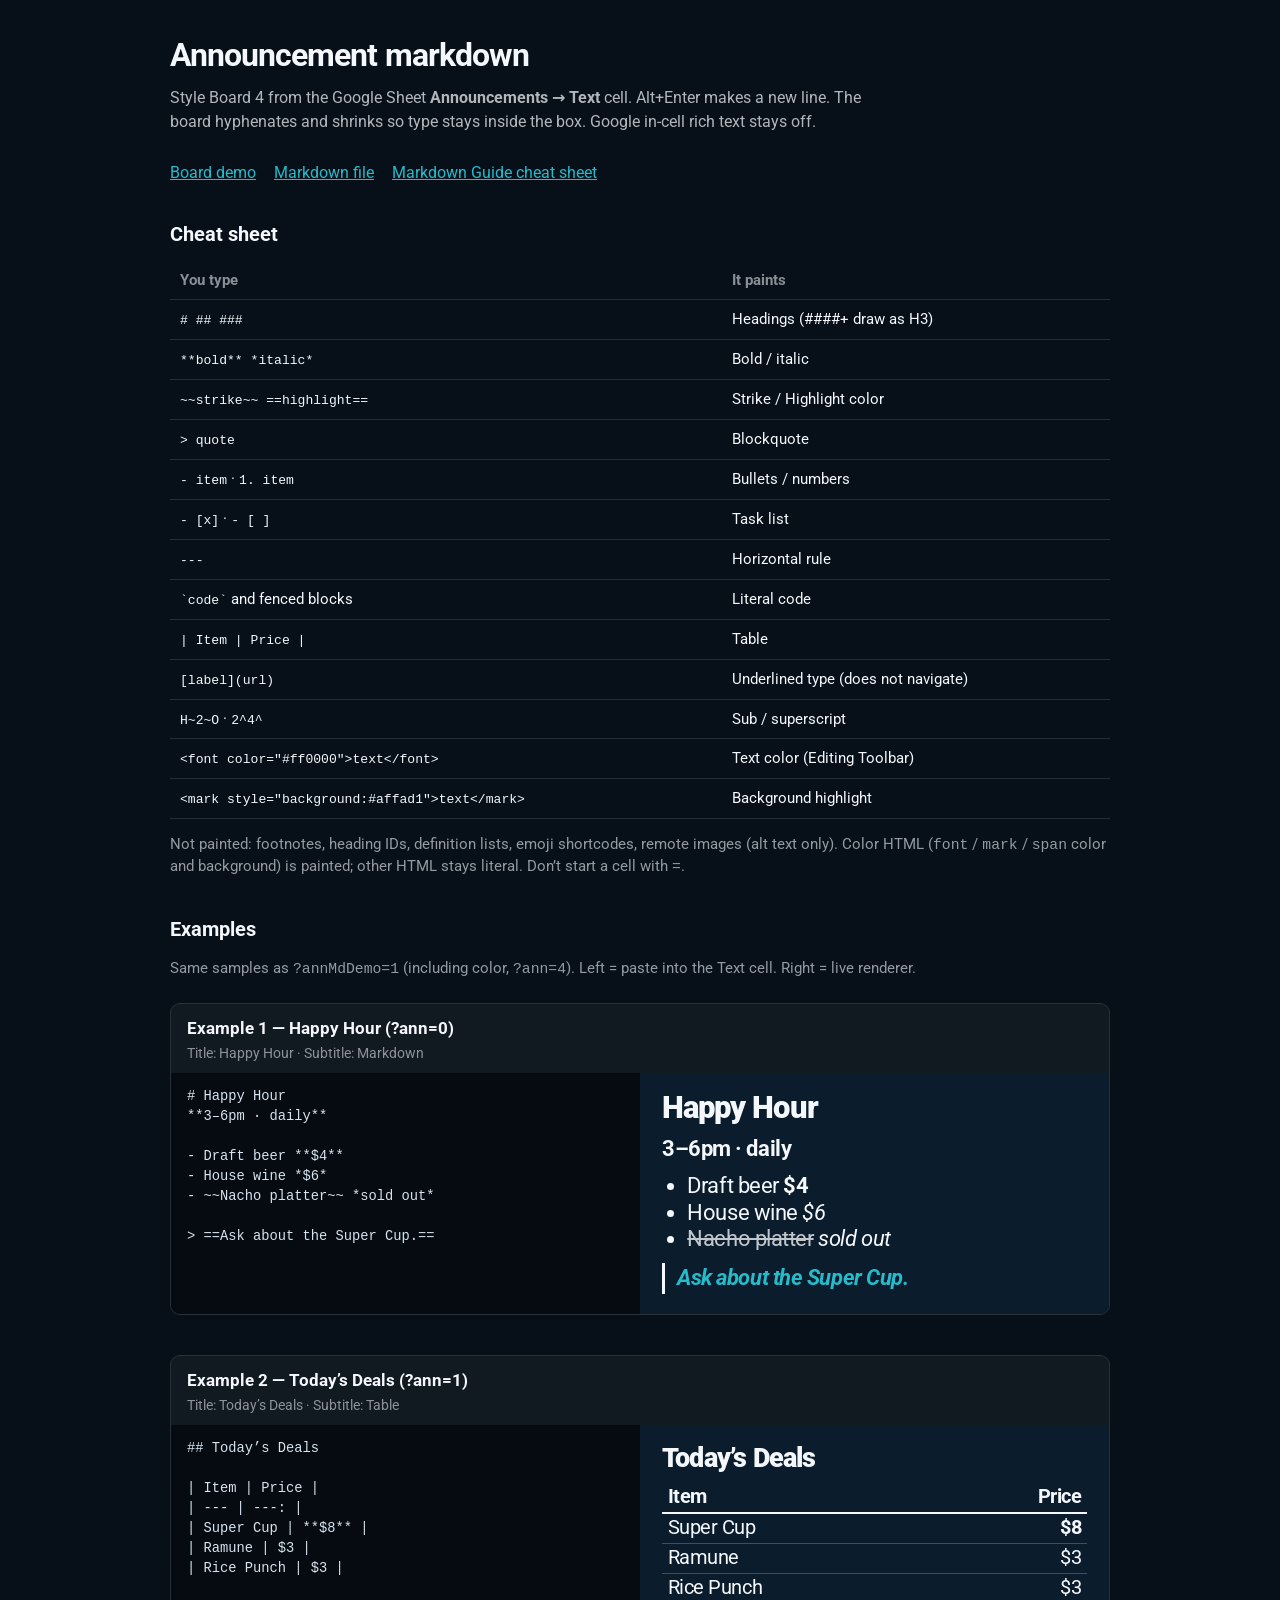
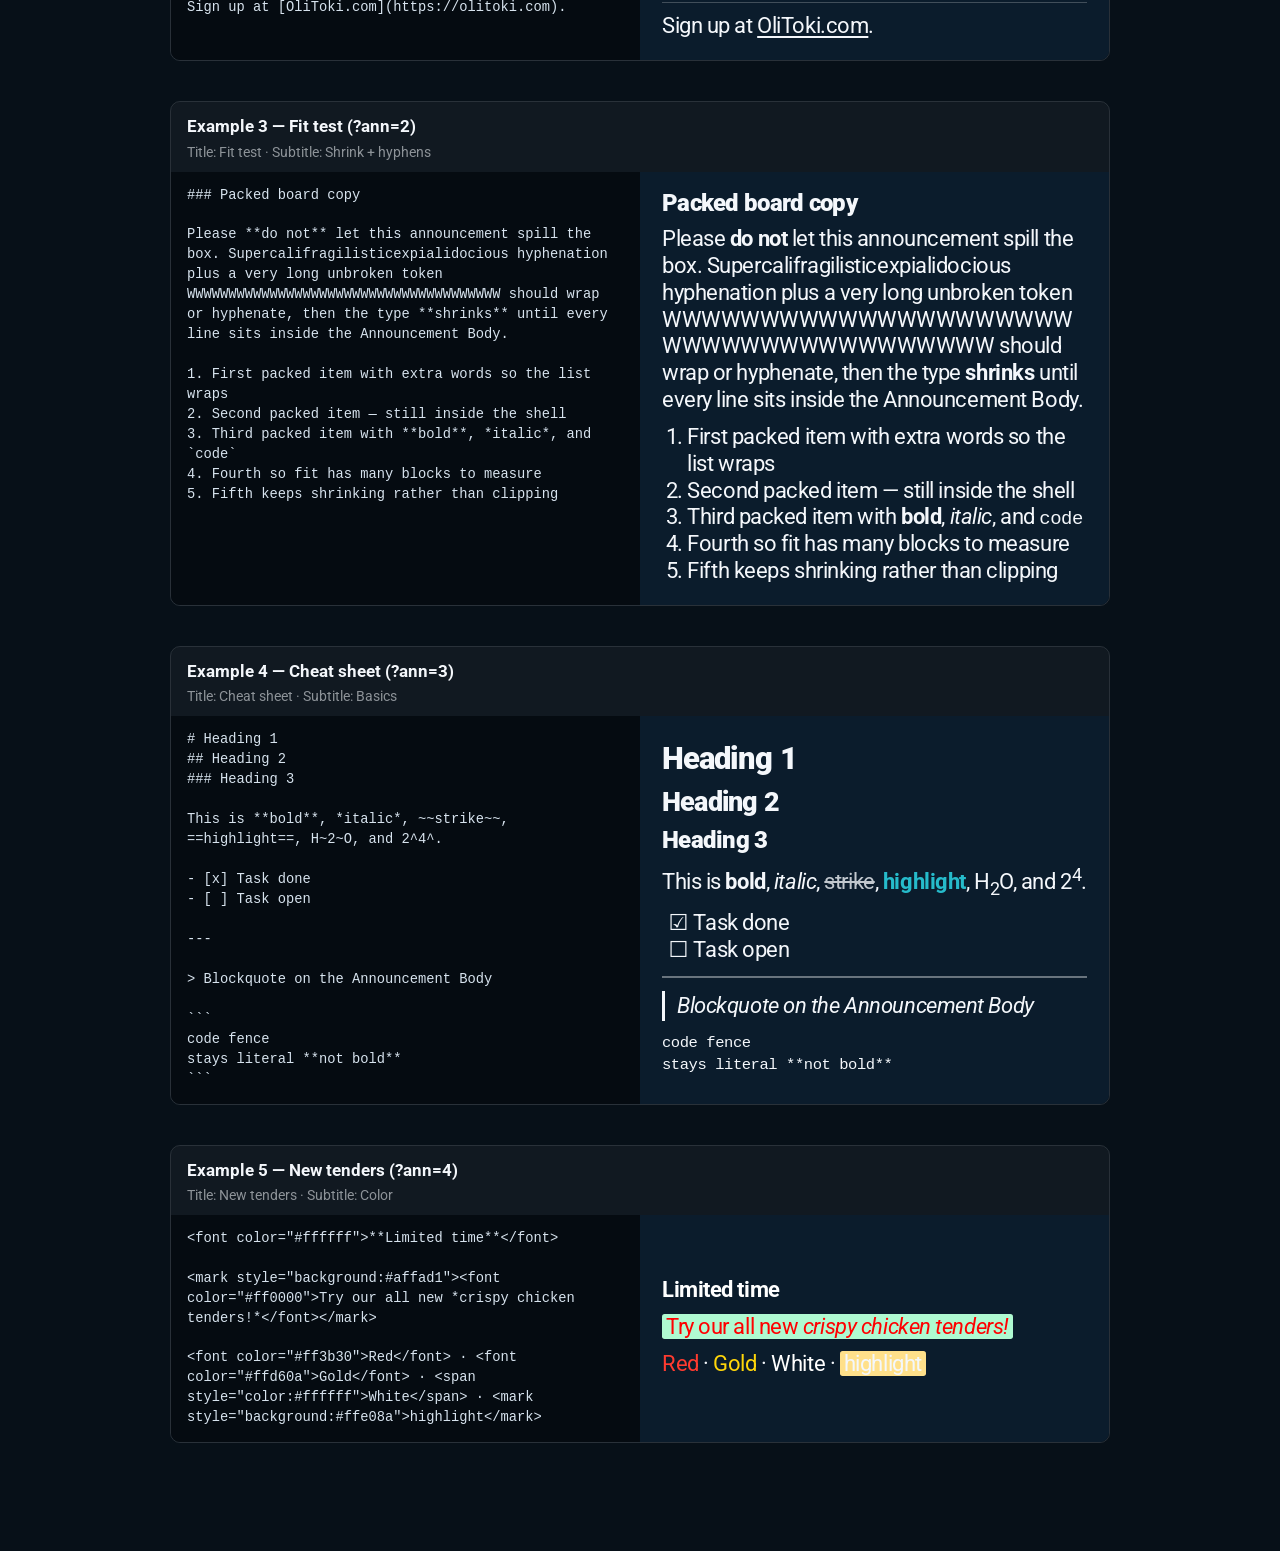
<file: announcement-markdown.html>
<!DOCTYPE html>
<html lang="en">
<head>
  <meta charset="UTF-8" />
  <meta name="viewport" content="width=device-width, initial-scale=1.0" />
  <title>Toki Menu — Announcement markdown</title>
  <link rel="preconnect" href="https://fonts.googleapis.com" />
  <link rel="preconnect" href="https://fonts.gstatic.com" crossorigin />
  <link href="https://fonts.googleapis.com/css2?family=Roboto:wght@400;700;900&amp;family=Roboto+Condensed:wght@300;700&amp;display=swap" rel="stylesheet" />
  <link rel="stylesheet" href="css/system-font.css?v=20260820md2" />
  <style>
    :root {
      --main-color: #0b1c2c;
      --secondary-color: #f4f7fb;
      --highlight: #26bbcb;
      --announcement-body-text: #f4f7fb;
    }
    * { box-sizing: border-box; }
    html, body {
      margin: 0;
      background: #071018;
      color: #f4f7fb;
      font-family: var(--toki-font);
      line-height: 1.45;
    }
    main {
      max-width: 980px;
      margin: 0 auto;
      padding: 32px 20px 80px;
    }
    h1 { font-size: 2rem; letter-spacing: -0.03em; margin: 0 0 8px; }
    .lede { color: rgba(244, 247, 251, 0.72); margin: 0 0 28px; max-width: 46rem; }
    h2 { font-size: 1.25rem; margin: 36px 0 12px; }
    a { color: var(--highlight); }
    table.syntax {
      width: 100%;
      border-collapse: collapse;
      font-size: 0.95rem;
    }
    table.syntax th,
    table.syntax td {
      text-align: left;
      vertical-align: top;
      padding: 8px 10px;
      border-bottom: 1px solid rgba(244, 247, 251, 0.12);
    }
    table.syntax th { color: rgba(244, 247, 251, 0.55); font-weight: 700; }
    table.syntax code,
    pre.source {
      font-family: ui-monospace, "SF Mono", Menlo, Consolas, monospace;
      font-size: 0.86em;
    }
    .links { display: flex; flex-wrap: wrap; gap: 12px 18px; margin: 16px 0 8px; }
    .example {
      margin: 22px 0 40px;
      border: 1px solid rgba(244, 247, 251, 0.14);
      border-radius: 10px;
      overflow: hidden;
    }
    .example-head {
      padding: 12px 16px 8px;
      background: rgba(244, 247, 251, 0.04);
    }
    .example-head h3 { margin: 0 0 4px; font-size: 1.05rem; }
    .example-head p { margin: 0; color: rgba(244, 247, 251, 0.55); font-size: 0.9rem; }
    .example-grid {
      display: grid;
      grid-template-columns: 1fr 1fr;
      gap: 0;
    }
    @media (max-width: 800px) {
      .example-grid { grid-template-columns: 1fr; }
    }
    pre.source {
      margin: 0;
      padding: 14px 16px;
      background: #050b11;
      color: #d7e3ee;
      white-space: pre-wrap;
      overflow-wrap: anywhere;
    }
    .preview {
      --box-scale: 1;
      padding: 18px 22px 20px;
      background: var(--main-color);
      color: var(--announcement-body-text);
      font-size: 22px;
      line-height: 1.22;
      letter-spacing: -0.02em;
      display: flex;
      flex-direction: column;
      justify-content: center;
      gap: 10px;
      hyphens: auto;
      -webkit-hyphens: auto;
      overflow-wrap: anywhere;
      word-break: break-word;
      min-height: 220px;
    }
    .preview > * { max-width: 100%; min-width: 0; margin: 0; }
    .preview .announcement-md-h1 { font-size: 1.42em; font-weight: 900; letter-spacing: -0.03em; line-height: 1.12; }
    .preview .announcement-md-h2 { font-size: 1.22em; font-weight: 900; letter-spacing: -0.03em; line-height: 1.12; }
    .preview .announcement-md-h3 { font-size: 1.08em; font-weight: 900; letter-spacing: -0.03em; line-height: 1.12; }
    .preview .announcement-md-blockquote {
      padding: 0.08em 0 0.08em 0.55em;
      border-left: 0.16em solid currentColor;
      font-style: italic;
    }
    .preview .announcement-md-ul,
    .preview .announcement-md-ol { padding: 0 0 0 1.15em; }
    .preview .announcement-md-task { list-style: none; margin-left: -0.85em; }
    .preview .announcement-md-check { display: inline-block; width: 0.85em; margin-right: 0.28em; }
    .preview .announcement-md-check::before { content: "☐"; }
    .preview .announcement-md-check.is-checked::before { content: "☑"; }
    .preview .announcement-md-hr {
      width: 100%; border: 0; border-top: 2px solid currentColor; opacity: 0.4; margin: 0.12em 0;
    }
    .preview .announcement-md-code { font-family: ui-monospace, Menlo, Consolas, monospace; font-size: 0.86em; }
    .preview .announcement-md-pre { white-space: pre-wrap; font-size: 0.82em; }
    .preview .announcement-md-table { width: 100%; table-layout: fixed; border-collapse: collapse; font-size: 0.9em; }
    .preview .announcement-md-th,
    .preview .announcement-md-td { padding: 0.12em 0.28em; vertical-align: top; }
    .preview .announcement-md-th { font-weight: 700; border-bottom: 2px solid currentColor; }
    .preview .announcement-md-td { border-bottom: 1px solid rgba(255, 255, 255, 0.22); }
    .preview .announcement-md-link { color: inherit; text-decoration: underline; text-underline-offset: 0.12em; }
    .preview .announcement-md-mark { color: var(--highlight); font-weight: 700; background: transparent; }
    .preview .announcement-md-hilite {
      padding: 0 0.18em;
      border-radius: 0.12em;
      box-decoration-break: clone;
      -webkit-box-decoration-break: clone;
    }
    .preview .announcement-md-strike { text-decoration: line-through; opacity: 0.78; }
    .preview .is-bold { font-weight: 700; }
    .preview .is-italic { font-style: italic; }
    .note { color: rgba(244, 247, 251, 0.6); font-size: 0.92rem; }
    html.shot-examples .lede,
    html.shot-examples .links,
    html.shot-examples table.syntax,
    html.shot-examples h1,
    html.shot-examples h2:first-of-type,
    html.shot-examples .note:first-of-type {
      display: none;
    }
    html.shot-examples main { padding-top: 16px; }
    html.shot-one .example { display: none; }
    html.shot-one .example.is-shot { display: block; }
  </style>
</head>
<body>
  <main>
    <h1>Announcement markdown</h1>
    <p class="lede">
      Style Board 4 from the Google Sheet <strong>Announcements → Text</strong> cell.
      Alt+Enter makes a new line. The board hyphenates and shrinks so type stays inside the box.
      Google in-cell rich text stays off.
    </p>
    <p class="links">
      <a href="index4.html?annMdDemo=1&amp;pause=1&amp;ann=0">Board demo</a>
      <a href="docs/ANNOUNCEMENT_MARKDOWN.md">Markdown file</a>
      <a href="https://www.markdownguide.org/cheat-sheet/">Markdown Guide cheat sheet</a>
    </p>

    <h2>Cheat sheet</h2>
    <table class="syntax">
      <thead>
        <tr><th>You type</th><th>It paints</th></tr>
      </thead>
      <tbody>
        <tr><td><code># ## ###</code></td><td>Headings (####+ draw as H3)</td></tr>
        <tr><td><code>**bold** *italic*</code></td><td>Bold / italic</td></tr>
        <tr><td><code>~~strike~~ ==highlight==</code></td><td>Strike / Highlight color</td></tr>
        <tr><td><code>&gt; quote</code></td><td>Blockquote</td></tr>
        <tr><td><code>- item</code> · <code>1. item</code></td><td>Bullets / numbers</td></tr>
        <tr><td><code>- [x]</code> · <code>- [ ]</code></td><td>Task list</td></tr>
        <tr><td><code>---</code></td><td>Horizontal rule</td></tr>
        <tr><td><code>`code`</code> and fenced blocks</td><td>Literal code</td></tr>
        <tr><td><code>| Item | Price |</code></td><td>Table</td></tr>
        <tr><td><code>[label](url)</code></td><td>Underlined type (does not navigate)</td></tr>
        <tr><td><code>H~2~O</code> · <code>2^4^</code></td><td>Sub / superscript</td></tr>
        <tr><td><code>&lt;font color="#ff0000"&gt;text&lt;/font&gt;</code></td><td>Text color (Editing Toolbar)</td></tr>
        <tr><td><code>&lt;mark style="background:#affad1"&gt;text&lt;/mark&gt;</code></td><td>Background highlight</td></tr>
      </tbody>
    </table>
    <p class="note">Not painted: footnotes, heading IDs, definition lists, emoji shortcodes, remote images (alt text only). Color HTML (<code>font</code> / <code>mark</code> / <code>span</code> color and background) is painted; other HTML stays literal. Don’t start a cell with <code>=</code>.</p>

    <h2>Examples</h2>
    <p class="note">Same samples as <code>?annMdDemo=1</code> (including color, <code>?ann=4</code>). Left = paste into the Text cell. Right = live renderer.</p>
    <div id="examples"></div>
  </main>
  <script src="js/announcement-md.js?v=20260821md3"></script>
  <script>
    (function () {
      var params = new URLSearchParams(location.search || "");
      var shot = params.get("shot") || "";
      if (shot === "examples" || /^ex\d+$/.test(shot)) {
        document.documentElement.classList.add("shot-examples");
      }
      if (/^ex\d+$/.test(shot)) {
        document.documentElement.classList.add("shot-one");
      }
      var host = document.getElementById("examples");
      var api = window.TOKI_ANNOUNCEMENT_MD;
      if (!api || !host) {
        host.textContent = "Could not load js/announcement-md.js";
        return;
      }
      var demos = api.demoMessages() || [];
      demos.forEach(function (d, i) {
        var ex = document.createElement("section");
        ex.className = "example";
        ex.id = "ex-" + i;
        var head = document.createElement("div");
        head.className = "example-head";
        var h = document.createElement("h3");
        h.textContent = "Example " + (i + 1) + " — " + (d.title || "Slide") + "  (?ann=" + i + ")";
        var p = document.createElement("p");
        p.textContent = "Title: " + (d.title || "") + " · Subtitle: " + (d.subtitle || "");
        head.appendChild(h);
        head.appendChild(p);
        var grid = document.createElement("div");
        grid.className = "example-grid";
        var pre = document.createElement("pre");
        pre.className = "source";
        pre.textContent = d.text || "";
        var preview = document.createElement("div");
        preview.className = "preview";
        preview.setAttribute("lang", "en");
        api.render(d.text || "", preview);
        grid.appendChild(pre);
        grid.appendChild(preview);
        if (shot === "ex" + i) ex.classList.add("is-shot");
        ex.appendChild(head);
        ex.appendChild(grid);
        host.appendChild(ex);
      });
    })();
  </script>
</body>
</html>
</file>
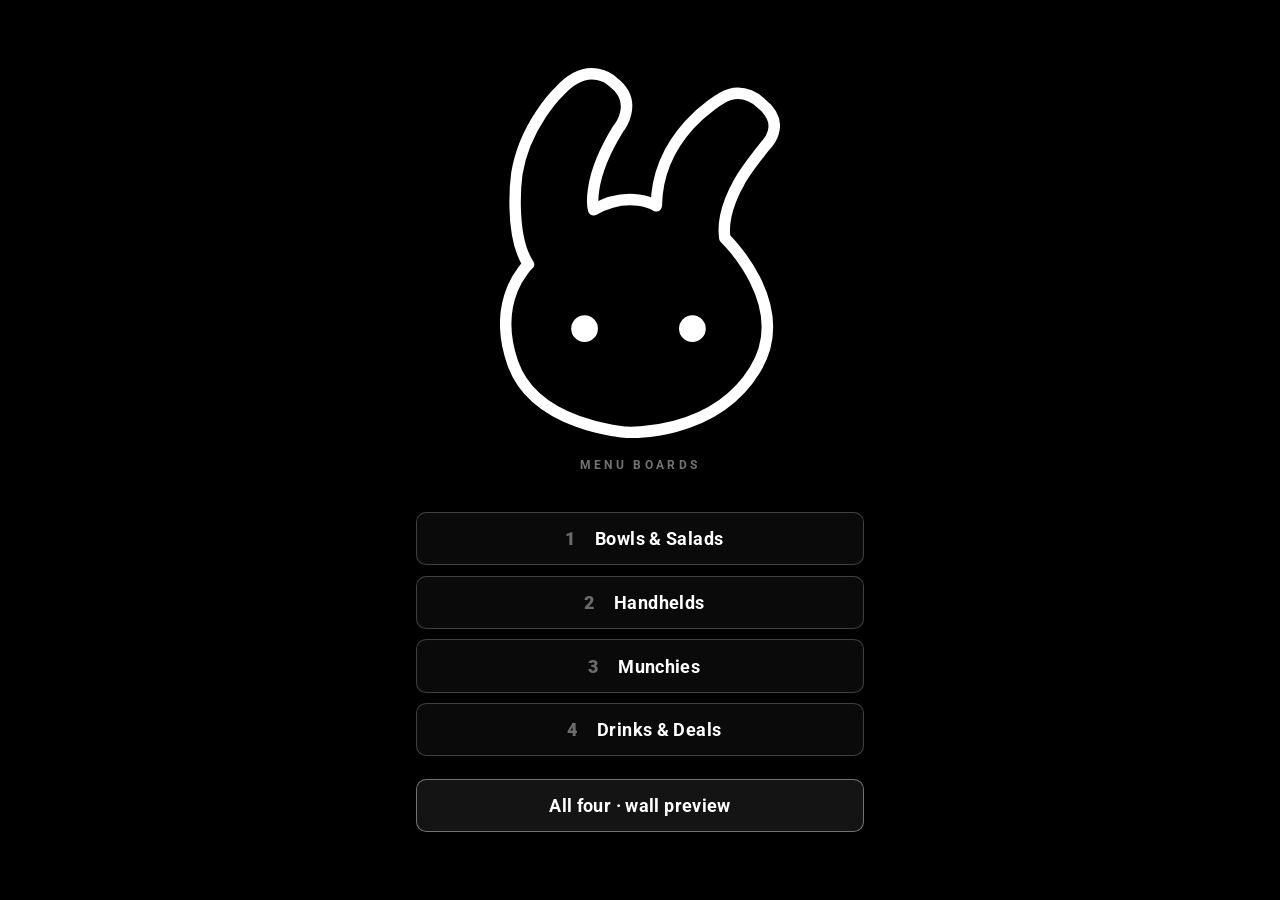
<file: glossary.html>
<!DOCTYPE html>
<html lang="en">
<head>
  <meta charset="UTF-8" />
  <meta name="viewport" content="width=device-width, initial-scale=1.0" />
  <title>Toki Menu — Boards</title>
  <link rel="preconnect" href="https://fonts.googleapis.com" />
  <link rel="preconnect" href="https://fonts.gstatic.com" crossorigin />
  <link href="https://fonts.googleapis.com/css2?family=Roboto:wght@400;700;900&display=swap" rel="stylesheet" />
  <style>
    *,
    *::before,
    *::after {
      box-sizing: border-box;
      margin: 0;
      padding: 0;
    }

    html,
    body {
      min-height: 100%;
      background: #000;
      color: #fff;
      font-family: "Roboto", system-ui, sans-serif;
      font-weight: 700;
    }

    body {
      display: flex;
      align-items: center;
      justify-content: center;
      min-height: 100vh;
      padding: 2.5rem 1.25rem;
    }

    main {
      display: flex;
      flex-direction: column;
      align-items: center;
      gap: 2.5rem;
      width: 100%;
      max-width: 28rem;
      text-align: center;
    }

    .logo {
      display: block;
      width: min(280px, 70vw);
      height: auto;
      /* Logo asset is dark-on-transparent; invert for white on black */
      filter: brightness(0) invert(1);
      user-select: none;
    }

    h1 {
      font-size: 0.75rem;
      font-weight: 700;
      letter-spacing: 0.28em;
      text-transform: uppercase;
      color: rgba(255, 255, 255, 0.45);
      margin-top: -1.25rem;
    }

    nav {
      width: 100%;
    }

    ul {
      list-style: none;
      display: flex;
      flex-direction: column;
      gap: 0.65rem;
    }

    a {
      display: block;
      padding: 0.95rem 1.25rem;
      color: #fff;
      text-decoration: none;
      font-size: 1.15rem;
      font-weight: 700;
      letter-spacing: 0.02em;
      border: 1px solid rgba(255, 255, 255, 0.22);
      border-radius: 10px;
      background: rgba(255, 255, 255, 0.04);
      transition:
        background 0.2s ease,
        border-color 0.2s ease,
        transform 0.2s ease;
    }

    a:hover,
    a:focus-visible {
      background: rgba(255, 255, 255, 0.12);
      border-color: rgba(255, 255, 255, 0.55);
      outline: none;
      transform: translateY(-1px);
    }

    a:active {
      transform: translateY(0);
      background: rgba(255, 255, 255, 0.08);
    }

    a .num {
      display: inline-block;
      min-width: 1.5em;
      margin-right: 0.35em;
      color: rgba(255, 255, 255, 0.4);
      font-weight: 900;
    }

    a.all {
      margin-top: 0.75rem;
      border-color: rgba(255, 255, 255, 0.4);
      background: rgba(255, 255, 255, 0.08);
    }

    a.all:hover,
    a.all:focus-visible {
      background: rgba(255, 255, 255, 0.16);
      border-color: #fff;
    }
  </style>
</head>
<body>
  <main>
    <img class="logo" src="assets/logo.svg" alt="Oli Toki" width="280" height="80" draggable="false" />
    <h1>Menu Boards</h1>
    <nav aria-label="Boards">
      <ul>
        <li>
          <a href="index.html"><span class="num">1</span> Bowls &amp; Salads</a>
        </li>
        <li>
          <a href="index2.html"><span class="num">2</span> Handhelds</a>
        </li>
        <li>
          <a href="index3.html"><span class="num">3</span> Munchies</a>
        </li>
        <li>
          <a href="index4.html"><span class="num">4</span> Drinks &amp; Deals</a>
        </li>
        <li>
          <a class="all" href="preview-all.html">All four · wall preview</a>
        </li>
      </ul>
    </nav>
  </main>
</body>
</html>
</file>
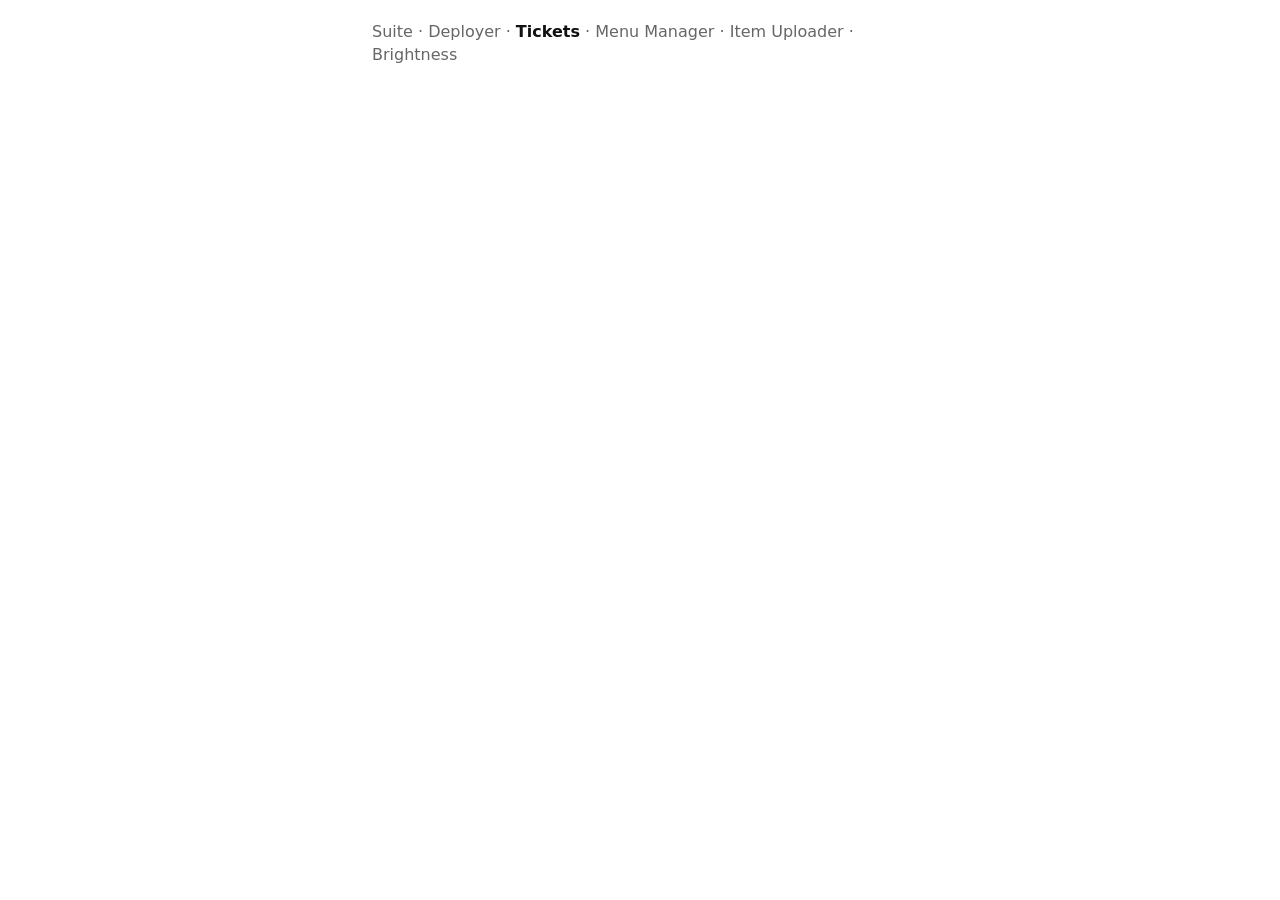
<file: new-bug.html>
<!DOCTYPE html>
<html lang="en">
<head>
  <meta charset="UTF-8" />
  <meta http-equiv="refresh" content="0; url=tickets.html" />
  <link rel="canonical" href="tickets.html" />
  <title>Tickets</title>
  <script>location.replace("tickets.html" + location.search + location.hash);</script>
</head>
<body>
  <p>This GitHub ticketer is gone. Tickets: <a href="tickets.html">tickets.html</a></p>
</body>
</html>
</file>
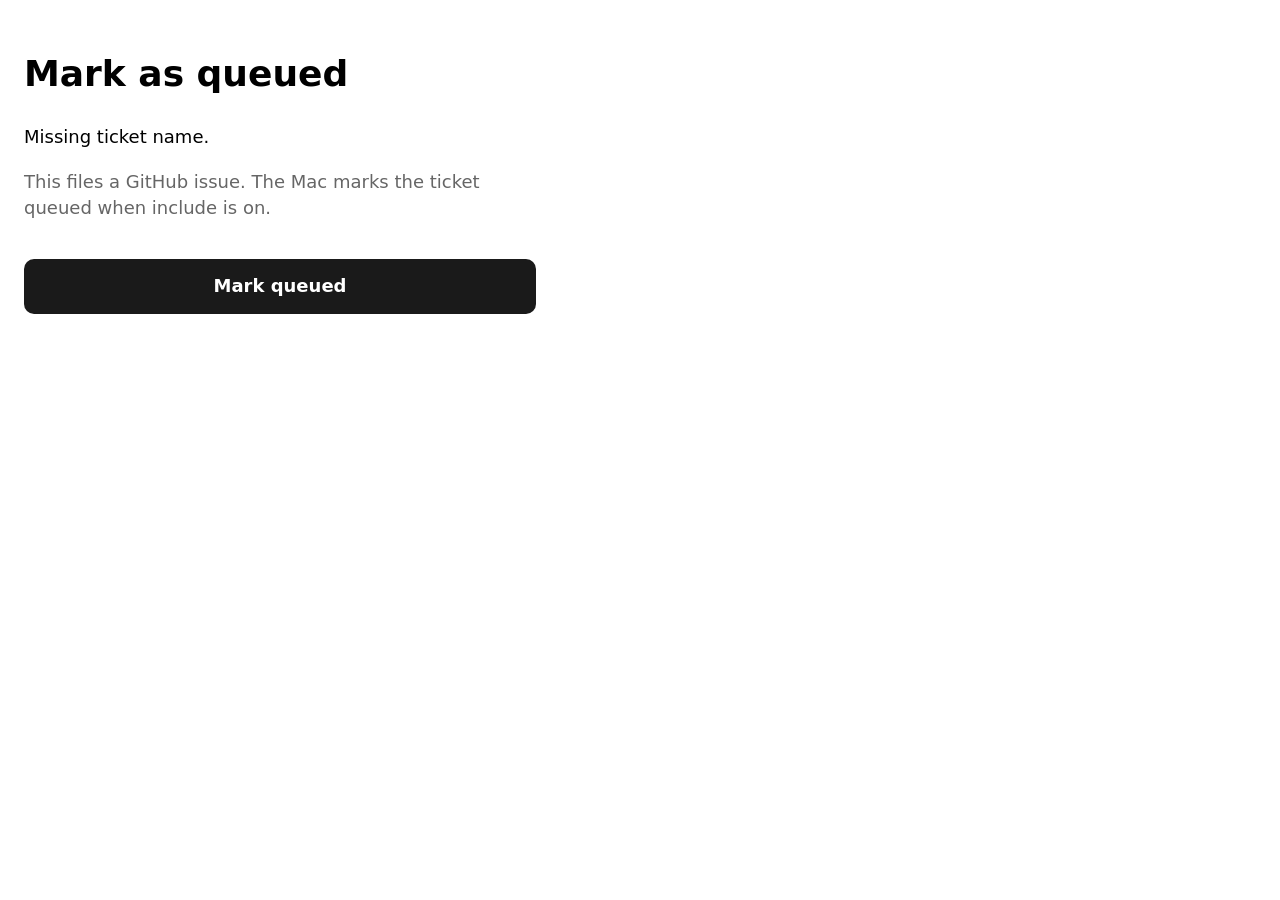
<file: push.html>
<!DOCTYPE html>
<html lang="en">
<head>
  <meta charset="UTF-8" />
  <meta name="viewport" content="width=device-width, initial-scale=1, viewport-fit=cover" />
  <title>Mark as queued — OliToki</title>
  <style>
    :root { color-scheme: light dark; }
    body { font: 18px/1.45 system-ui, sans-serif; margin: 0; padding: 1.5rem; max-width: 32rem; }
    button {
      margin-top: 1.25rem; width: 100%; font: inherit; font-weight: 700;
      padding: .9rem; border: 0; border-radius: 10px; background: #1a1a1a; color: #fff;
    }
    .sub { color: #666; }
  </style>
</head>
<body>
  <h1>Mark as queued</h1>
  <p id="msg">Preparing…</p>
  <p class="sub">This files a GitHub issue. The Mac marks the ticket queued when include is on.</p>
  <button type="button" id="go">Mark queued</button>
  <script>
    const REPO = "OliTokiP/OliToki";
    const q = new URLSearchParams(location.search);
    const ticket = (q.get("ticket") || "").trim();
    const after = (q.get("after") || "1").trim();
    const msg = document.getElementById("msg");
    if (!ticket) {
      msg.textContent = "Missing ticket name.";
    } else {
      msg.textContent = "Mark queued after Feedback " + after + " on “" + ticket + "”.";
    }
    function send() {
      if (!ticket) return;
      const body = [
        "### toki-push",
        "- ticket: " + ticket,
        "- after: " + after,
      ].join("\n");
      location.href =
        "https://github.com/" + REPO + "/issues/new?labels=toki-push&title=" +
        encodeURIComponent("Mark queued: " + ticket) +
        "&body=" + encodeURIComponent(body);
    }
    document.getElementById("go").addEventListener("click", send);
    if (ticket && q.get("go") === "1") send();
  </script>
</body>
</html>
</file>
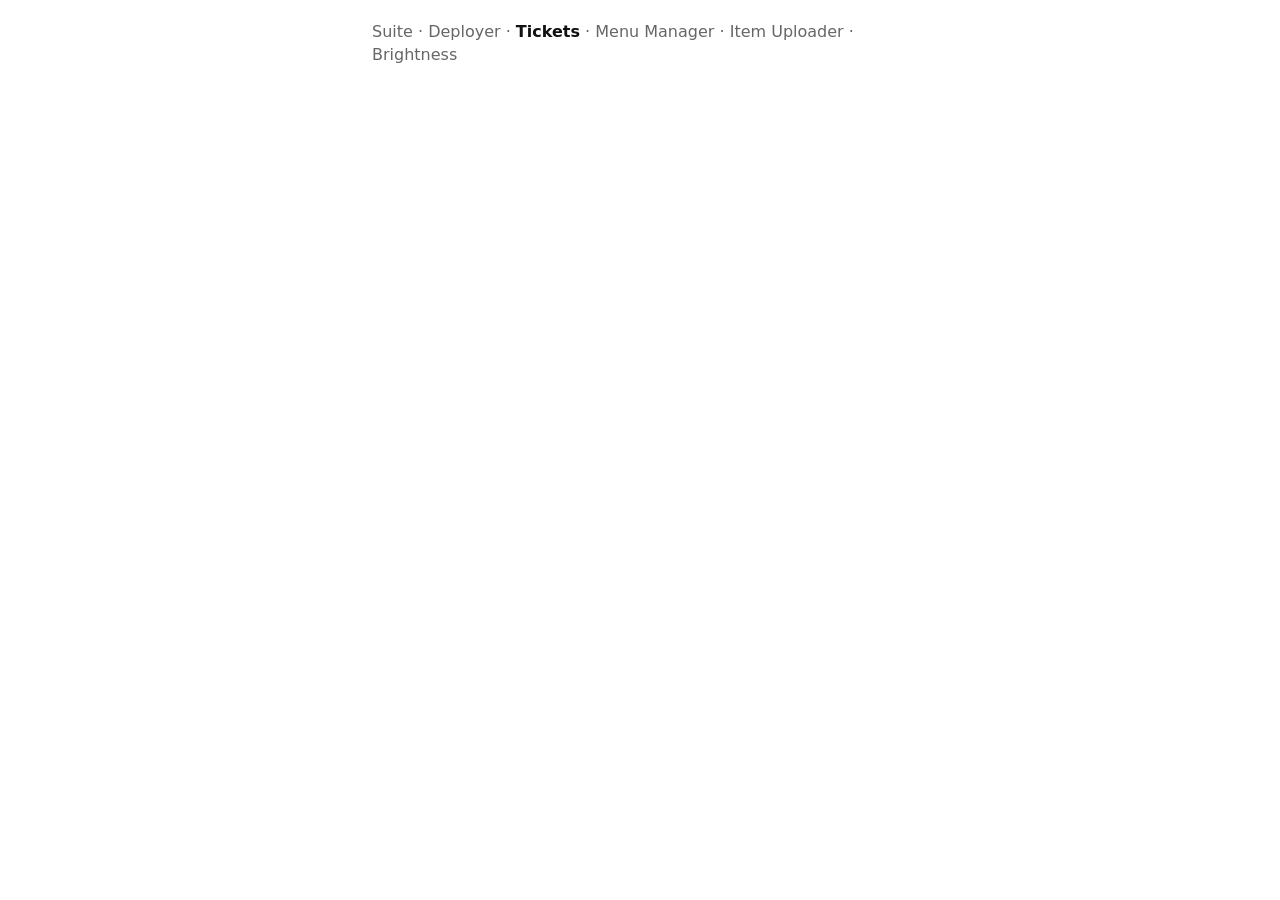
<file: tickets.html>
<!DOCTYPE html>
<html lang="en">
<head>
  <meta charset="UTF-8" />
  <meta name="viewport" content="width=device-width, initial-scale=1, maximum-scale=1, user-scalable=no, viewport-fit=cover" />
  <meta name="theme-color" content="#1a1a1a" />
  <link rel="icon" href="assets/suite-icon.png" type="image/png" />
  <link rel="apple-touch-icon" href="assets/suite-icon.png" />
  <title>Tickets</title>
  <link rel="stylesheet" href="css/suite-chrome.css?v=20260826navw1" />
  <style>
    a.card {
      display: block;
      font-weight: 600;
      padding: .7rem .85rem;
      border: 1px solid #bbb;
      border-radius: 10px;
      text-decoration: none;
      min-height: 44px;
      box-sizing: border-box;
      margin: .75rem 0 0;
    }
    html.tickets-embed,
    html.tickets-embed body {
      height: 100%;
    }
    /* Same 36rem column as Suite / Deployer / Uploader and as the Listener
       panel inside the iframe. Full-bleed (max-width: none) left the bar on
       the left edge while Tickets sat centered in the window. */
    body.tickets-embed.suite-page {
      display: flex;
      flex-direction: column;
      padding: 0;
      max-width: 36rem;
      margin: 0 auto;
      min-height: 100%;
      height: 100%;
    }
    body.tickets-embed .suite-nav {
      flex: 0 0 auto;
      padding: 1.25rem 1.25rem .5rem;
      margin: 0;
      max-width: none;
      width: 100%;
      box-sizing: border-box;
      position: relative;
      z-index: 2;
    }
    body.tickets-embed #panel {
      flex: 1 1 auto;
      width: 100%;
      border: 0;
      min-height: 0;
      background: var(--toki-bg);
    }
  </style>
</head>
<body class="suite-page">
  <p class="suite-nav" id="nav">Suite · Deployer · Tickets · Menu Manager</p>
  <div id="fallback">
    <h1>Tickets</h1>
    <p class="sub">Tickets live on this Mac (Suite.app or Listener). GitHub Pages cannot write the vault — there is no second ticketer.</p>
    <p class="tiny">On the laptop or Tailscale, Tickets is the Listener home: queues, search, and <b>New ticket</b>.</p>
    <a class="card" id="open" href="http://127.0.0.1:18765/">Open Tickets on this Mac</a>
  </div>
  <iframe id="panel" title="Tickets" hidden></iframe>
  <script src="js/surfaces.js?v=20260826navw1"></script>
  <script>
    (function () {
      var html = window.tokiSuiteNavHtml && window.tokiSuiteNavHtml("Tickets");
      if (html) document.getElementById("nav").innerHTML = html;
      var live = /github\.io/i.test(location.host);
      var panel = document.getElementById("panel");
      var fallback = document.getElementById("fallback");
      var src = window.tokiListenerPanelUrl && window.tokiListenerPanelUrl();
      var a = document.getElementById("open");
      if (a && src) a.href = src;
      if (!live && panel && src) {
        document.documentElement.classList.add("tickets-embed");
        document.body.classList.add("tickets-embed");
        panel.hidden = false;
        panel.src = src;
        if (fallback) fallback.hidden = true;
      }
    })();
  </script>
</body>
</html>
</file>
<file: css/system-font.css>
/* System Font (OliToki Menu Settings → System Font).
   Swap Roboto / Poppins app-wide via html[data-system-font]. */

:root {
  --toki-font: "Roboto", system-ui, sans-serif;
  --toki-font-condensed: "Roboto Condensed", "Roboto", system-ui, sans-serif;
  --toki-font-scale: 1;
}

html[data-system-font="poppins"] {
  --toki-font: "Poppins", "Roboto", system-ui, sans-serif;
  --toki-font-condensed: "Poppins", "Roboto", system-ui, sans-serif;
  /* Poppins reads larger than Roboto at the same px (~8%). */
  --toki-font-scale: 0.92;
}

html,
body {
  font-family: var(--toki-font);
}

/* Do not use zoom here — it shrinks whole boxes and shifts #menu-list / footer. */
</file>
<file: css/suite-chrome.css>
/* Shared Suite chrome — same nav, type, and page inset on every operator surface. */
:root {
  color-scheme: light dark;
  --toki-bg: #fff;
  --toki-fg: #111;
  --toki-muted: #666;
}
@media (prefers-color-scheme: dark) {
  :root {
    --toki-bg: #111;
    --toki-fg: #eee;
    --toki-muted: #aaa;
  }
}
html {
  -webkit-text-size-adjust: 100%;
  height: 100%;
  background: var(--toki-bg);
}
body.suite-page {
  font: 16px/1.4 system-ui, sans-serif;
  color: var(--toki-fg);
  margin: 0 auto;
  padding: 1.25rem;
  max-width: 36rem;
  min-height: 100%;
  box-sizing: border-box;
  background: var(--toki-bg);
}
body.suite-hub {
  max-width: 42rem;
}
.suite-nav {
  font: 16px/1.45 system-ui, sans-serif;
  font-weight: 500;
  font-size: 16px;
  color: var(--toki-muted);
  margin: 0 0 1rem;
}
/* Hub used to mark the bar .tiny (14px). Keep it on the shared 16px scale. */
body.suite-page .suite-nav.tiny {
  font-size: 16px;
  color: var(--toki-muted);
}
.suite-nav-item {
  white-space: nowrap;
}
.suite-nav a,
.suite-nav .is-current {
  font: inherit;
  font-weight: 500;
  color: inherit;
  text-decoration: none;
}
.suite-nav a[data-suite-href] {
  cursor: pointer;
}
.suite-nav a:hover {
  text-decoration: underline;
}
.suite-nav .is-current {
  color: var(--toki-fg);
  font-weight: 650;
  cursor: default;
}
body.suite-page h1 {
  font-size: 1.4rem;
  font-weight: 700;
  line-height: 1.3;
  margin: 0 0 .25rem;
}
body.suite-page .sub {
  color: var(--toki-muted);
  margin: 0 0 1.25rem;
  font-size: .95rem;
  line-height: 1.4;
}
body.suite-page .tiny {
  color: var(--toki-muted);
  font-size: .88rem;
}
body.suite-page a {
  color: inherit;
}
.status-dot {
  display: inline-block;
  width: 8px;
  height: 8px;
  vertical-align: 0.05em;
  margin-right: 0.4em;
}
</file>
